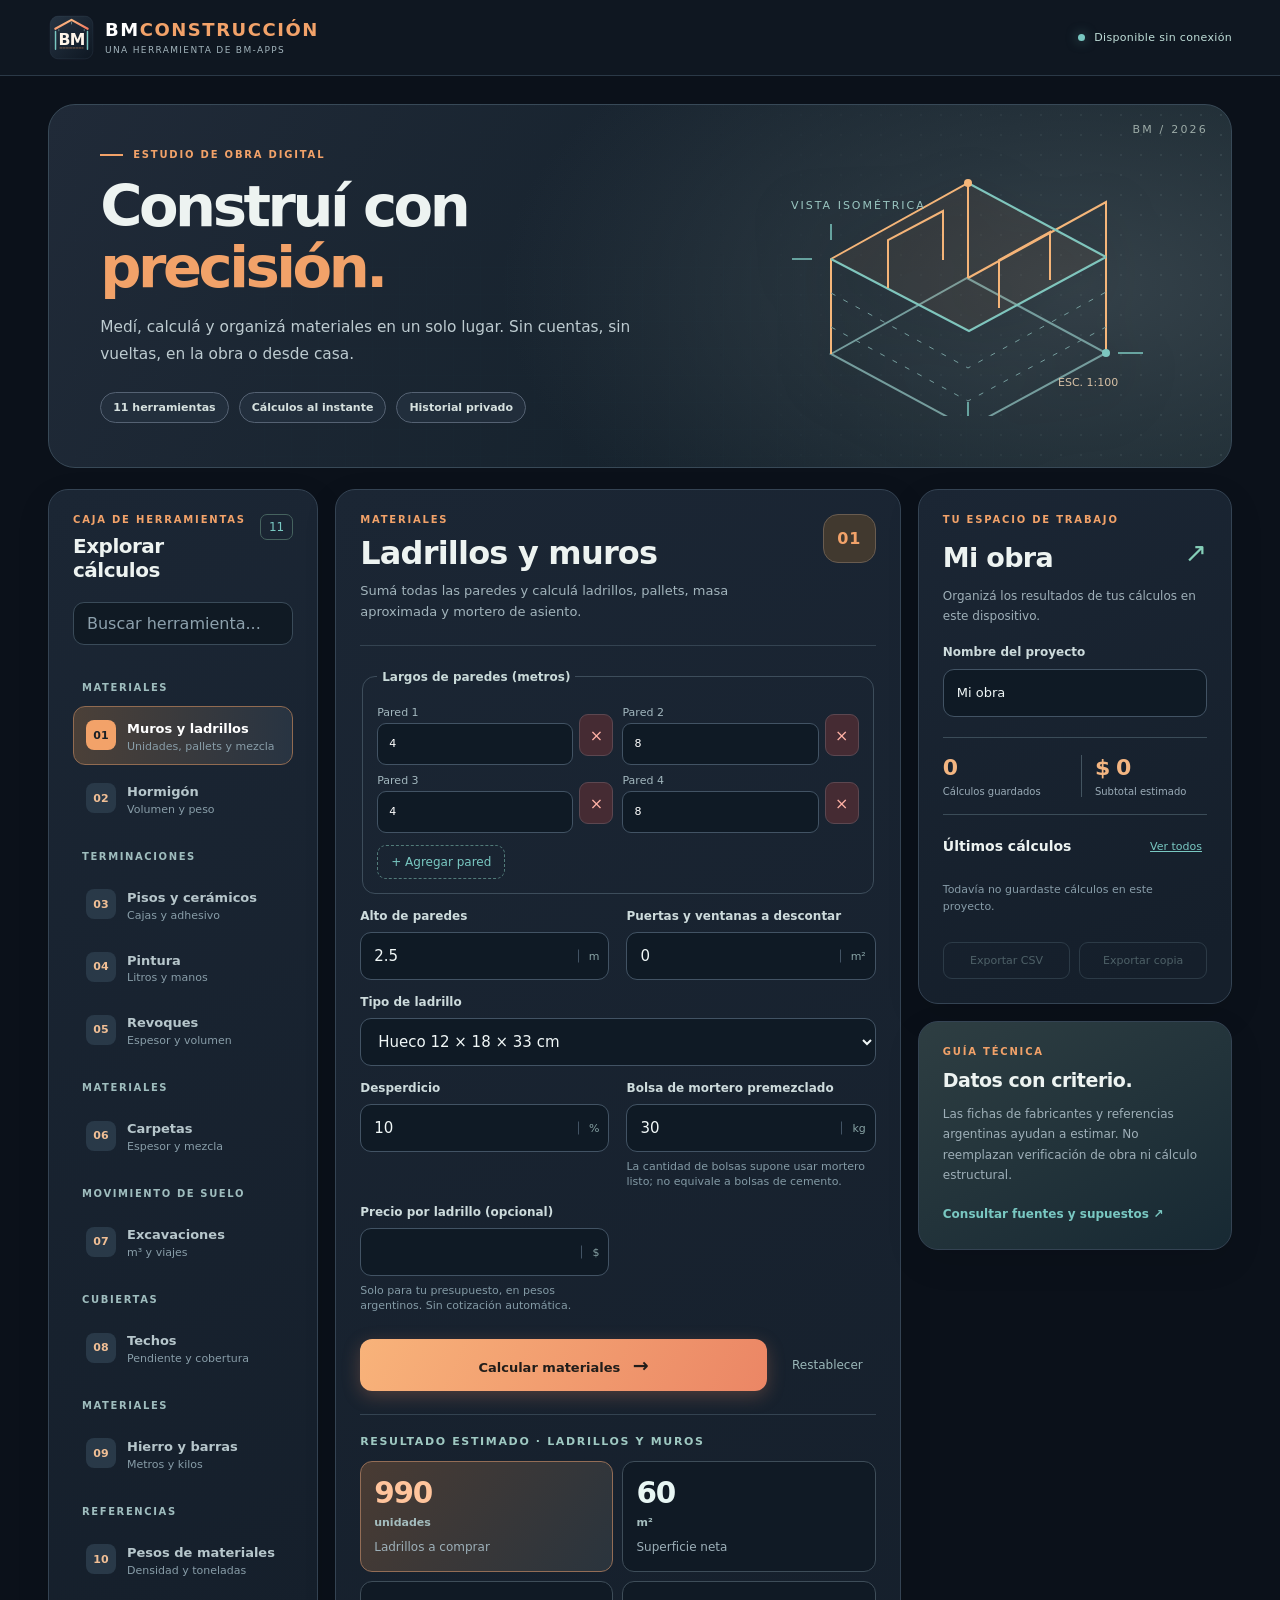
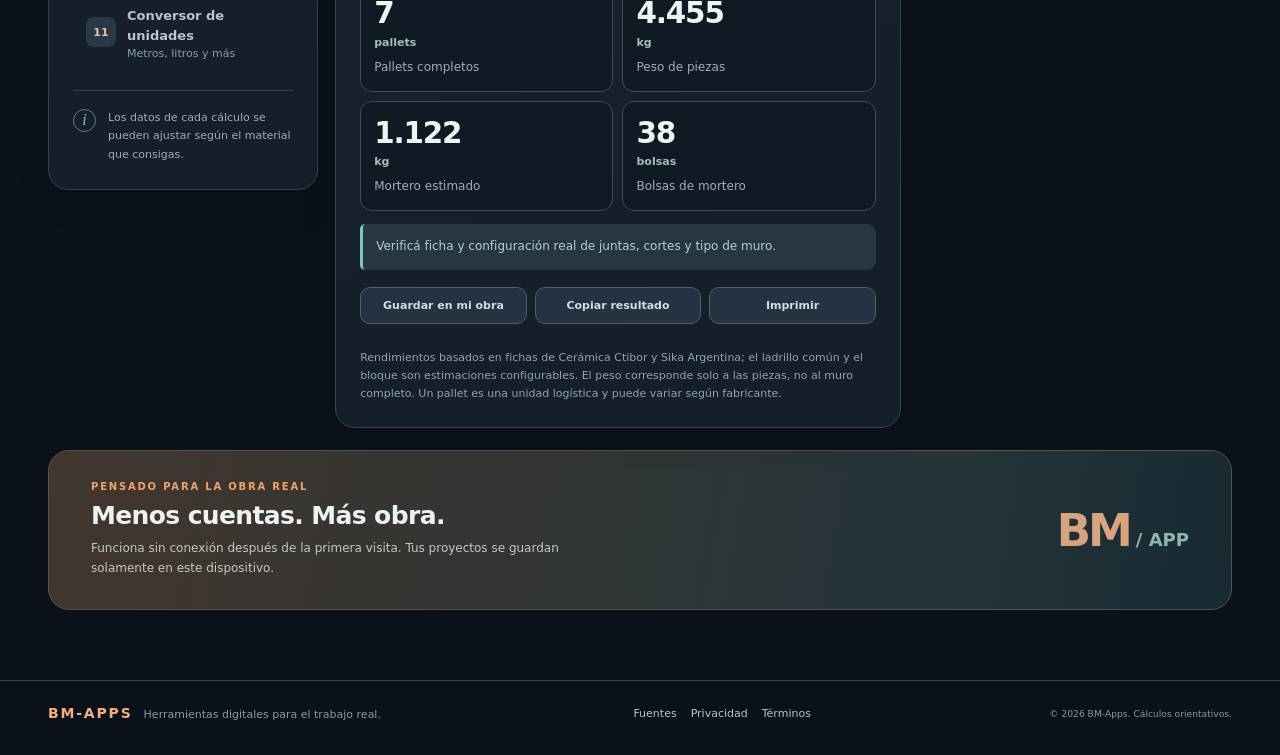
<file: index.html>
<!doctype html>
<html lang="es-AR">
<head>
  <meta charset="utf-8">
  <meta name="viewport" content="width=device-width, initial-scale=1, viewport-fit=cover">
  <meta name="theme-color" content="#101722">
  <meta name="description" content="Calculadoras de obra: ladrillos, hormigón, pisos, pintura, revoques, carpetas, excavaciones, techos, hierro y pesos. Presupuestos y registro local sin conexión.">
  <meta name="color-scheme" content="dark">
  <meta property="og:title" content="BM Construcción · Tu obra en números">
  <meta property="og:description" content="Planificá materiales, pesos, superficies y cantidades. Herramientas de obra en el bolsillo.">
  <link rel="manifest" href="./manifest.json">
  <link rel="icon" href="./icon.svg" type="image/svg+xml">
  <link rel="apple-touch-icon" href="./icon-192.png">
  <link rel="stylesheet" href="./styles.css">
  <title>BM Construcción · Tu obra en números</title>
  <script src="./calculations.js" defer></script>
  <script src="./app.js" defer></script>
</head>
<body>
  <a class="skip-link" href="#workspace">Ir a la calculadora</a>
  <header class="masthead">
    <div class="top-inner">
      <a class="identity" href="./" aria-label="BM Construcción, inicio">
        <img src="./icon.svg" width="46" height="46" alt="">
        <span class="identity-text"><strong>BM<span>CONSTRUCCIÓN</span></strong><small>UNA HERRAMIENTA DE BM-APPS</small></span>
      </a>
      <div class="mast-actions">
        <span class="status-dot" id="network-status" aria-live="polite">Disponible sin conexión</span>
        <button class="install-btn" id="install-app" type="button" hidden>Instalar app</button>
      </div>
    </div>
  </header>
  <main class="page">
    <section class="hero" aria-label="Presentación">
      <div class="hero-copy">
        <div class="eyebrow"><span class="tiny-line"></span> ESTUDIO DE OBRA DIGITAL</div>
        <h1>Construí con <em>precisión.</em></h1>
        <p>Medí, calculá y organizá materiales en un solo lugar. Sin cuentas, sin vueltas, en la obra o desde casa.</p>
        <div class="hero-highlights">
          <span>11 herramientas</span><span>Cálculos al instante</span><span>Historial privado</span>
        </div>
      </div>
      <div class="hero-art" aria-hidden="true">
        <div class="blueprint-grid"></div>
        <div class="blueprint-label">BM / 2026</div>
        <svg viewBox="0 0 390 260" role="presentation" fill="none">
          <path d="M55 198 191 122l139 75-138 75z" stroke="#759d9d" stroke-width="2"/>
          <path d="M55 198V103l137-76v95M192 122l138-76v151" stroke="#f5b67a" stroke-width="2"/>
          <path d="M192 27 330 101M55 103l138 72 137-74" stroke="#7cc7c0" stroke-width="2"/>
          <path d="M55 137l137 75 138-76M55 171l137 74 138-74" stroke="#759d9d" stroke-dasharray="5 9"/>
          <path d="M112 132v-48l55-29v49M223 152v-48l51-28v48" stroke="#f5b67a" stroke-width="2"/>
          <path d="M55 103 192 27 330 101 193 175z" fill="#ec9256" fill-opacity=".065"/>
          <circle cx="192" cy="27" r="4" fill="#f5b67a"/><circle cx="330" cy="197" r="4" fill="#7cc7c0"/>
          <path d="M36 103h-20M55 84V68M342 197h25M192 260v-14" stroke="#7cc7c0" stroke-width="1.5"/>
          <text x="15" y="53" fill="#9ac6c1" font-size="11" letter-spacing="2">VISTA ISOMÉTRICA</text>
          <text x="282" y="230" fill="#d6c0a5" font-size="11">ESC. 1:100</text>
        </svg>
      </div>
    </section>
    <div class="app-layout">
      <aside class="tool-panel panel" aria-label="Seleccionar herramientas">
        <div class="panel-heading">
          <div><div class="overline">CAJA DE HERRAMIENTAS</div><h2>Explorar cálculos</h2></div>
          <span class="count-chip">11</span>
        </div>
        <label class="sr-only" for="search-tools">Buscar calculadora</label>
        <input class="tool-search" id="search-tools" type="search" placeholder="Buscar herramienta..." autocomplete="off">
        <div id="tool-list" class="tool-list" role="navigation" aria-label="Calculadoras disponibles"></div>
        <div class="sidebar-tip"><span class="tip-mark">i</span><p>Los datos de cada cálculo se pueden ajustar según el material que consigas.</p></div>
      </aside>
      <section class="work-panel panel" id="workspace" aria-label="Calculadora activa">
        <div class="work-header">
          <div><div class="overline" id="tool-category">CÁLCULO DE MATERIALES</div><h2 id="tool-title">Ladrillos y muros</h2><p id="tool-description">Estimá materiales para tus paredes.</p></div>
          <span class="work-symbol" id="tool-symbol" aria-hidden="true">01</span>
        </div>
        <form id="calc-form" novalidate>
          <div id="tool-fields" class="form-fields"></div>
          <div class="form-footer">
            <button class="button-main" type="submit">Calcular materiales <span aria-hidden="true">→</span></button>
            <button class="button-quiet" id="reset-tool" type="button">Restablecer</button>
          </div>
        </form>
        <div id="calc-error" class="form-error" role="alert" hidden></div>
        <section class="results" id="results" aria-live="polite" aria-label="Resultados">
          <div class="empty-result"><div class="empty-figure">01 / BM</div><h3>Listo para calcular</h3><p>Modificá las medidas y tocá «Calcular materiales».</p></div>
        </section>
        <div class="result-tools">
          <button id="save-result" class="button-outline" type="button" disabled>Guardar en mi obra</button>
          <button id="copy-result" class="button-outline" type="button" disabled>Copiar resultado</button>
          <button id="print-result" class="button-outline" type="button" disabled>Imprimir</button>
        </div>
        <p id="tool-note" class="technical-note"></p>
      </section>
      <aside class="project-panel" aria-label="Resumen de mi obra">
        <section class="panel project-card">
          <div class="overline">TU ESPACIO DE TRABAJO</div>
          <div class="project-heading"><h2>Mi obra</h2><span class="project-graphic" aria-hidden="true">↗</span></div>
          <p>Organizá los resultados de tus cálculos en este dispositivo.</p>
          <label for="project-name" class="field-label">Nombre del proyecto</label>
          <input id="project-name" maxlength="70" placeholder="Ej.: Mi casa" value="Mi obra">
          <div class="project-stats">
            <div><strong id="saved-count">0</strong><span>Cálculos guardados</span></div>
            <div><strong id="project-total">$ 0</strong><span>Subtotal estimado</span></div>
          </div>
          <div class="records-heading"><h3>Últimos cálculos</h3><button id="view-history" type="button">Ver todos</button></div>
          <div id="saved-list" class="saved-list"><p class="muted-small">Tus cálculos aparecerán aquí.</p></div>
          <div class="export-actions"><button type="button" id="export-csv" disabled>Exportar CSV</button><button type="button" id="export-json" disabled>Exportar copia</button></div>
        </section>
        <section class="panel field-guide">
          <div class="overline">GUÍA TÉCNICA</div>
          <h2>Datos con criterio.</h2>
          <p>Las fichas de fabricantes y referencias argentinas ayudan a estimar. No reemplazan verificación de obra ni cálculo estructural.</p>
          <a href="./fuentes.html">Consultar fuentes y supuestos <span aria-hidden="true">↗</span></a>
        </section>
      </aside>
    </div>
    <section class="bottom-banner">
      <div><div class="overline">PENSADO PARA LA OBRA REAL</div><h2>Menos cuentas. Más obra.</h2><p>Funciona sin conexión después de la primera visita. Tus proyectos se guardan solamente en este dispositivo.</p></div>
      <span class="banner-ornament" aria-hidden="true">BM<span> / APP</span></span>
    </section>
  </main>
  <footer class="footer"><div><strong>BM-APPS</strong><span>Herramientas digitales para el trabajo real.</span></div><nav aria-label="Información legal"><a href="./fuentes.html">Fuentes</a><a href="./privacidad.html">Privacidad</a><a href="./terminos.html">Términos</a></nav><small>© 2026 BM-Apps. Cálculos orientativos.</small></footer>
  <dialog id="history-dialog" aria-labelledby="history-title"><div class="dialog-head"><h2 id="history-title">Historial de mi obra</h2><button type="button" id="close-history" aria-label="Cerrar historial">Cerrar</button></div><div id="history-content"></div><div class="dialog-actions"><button type="button" id="delete-history">Borrar los cálculos de este proyecto</button></div></dialog>
  <div class="toast" id="toast" role="status" aria-live="polite"></div>
</body>
</html>
</file>
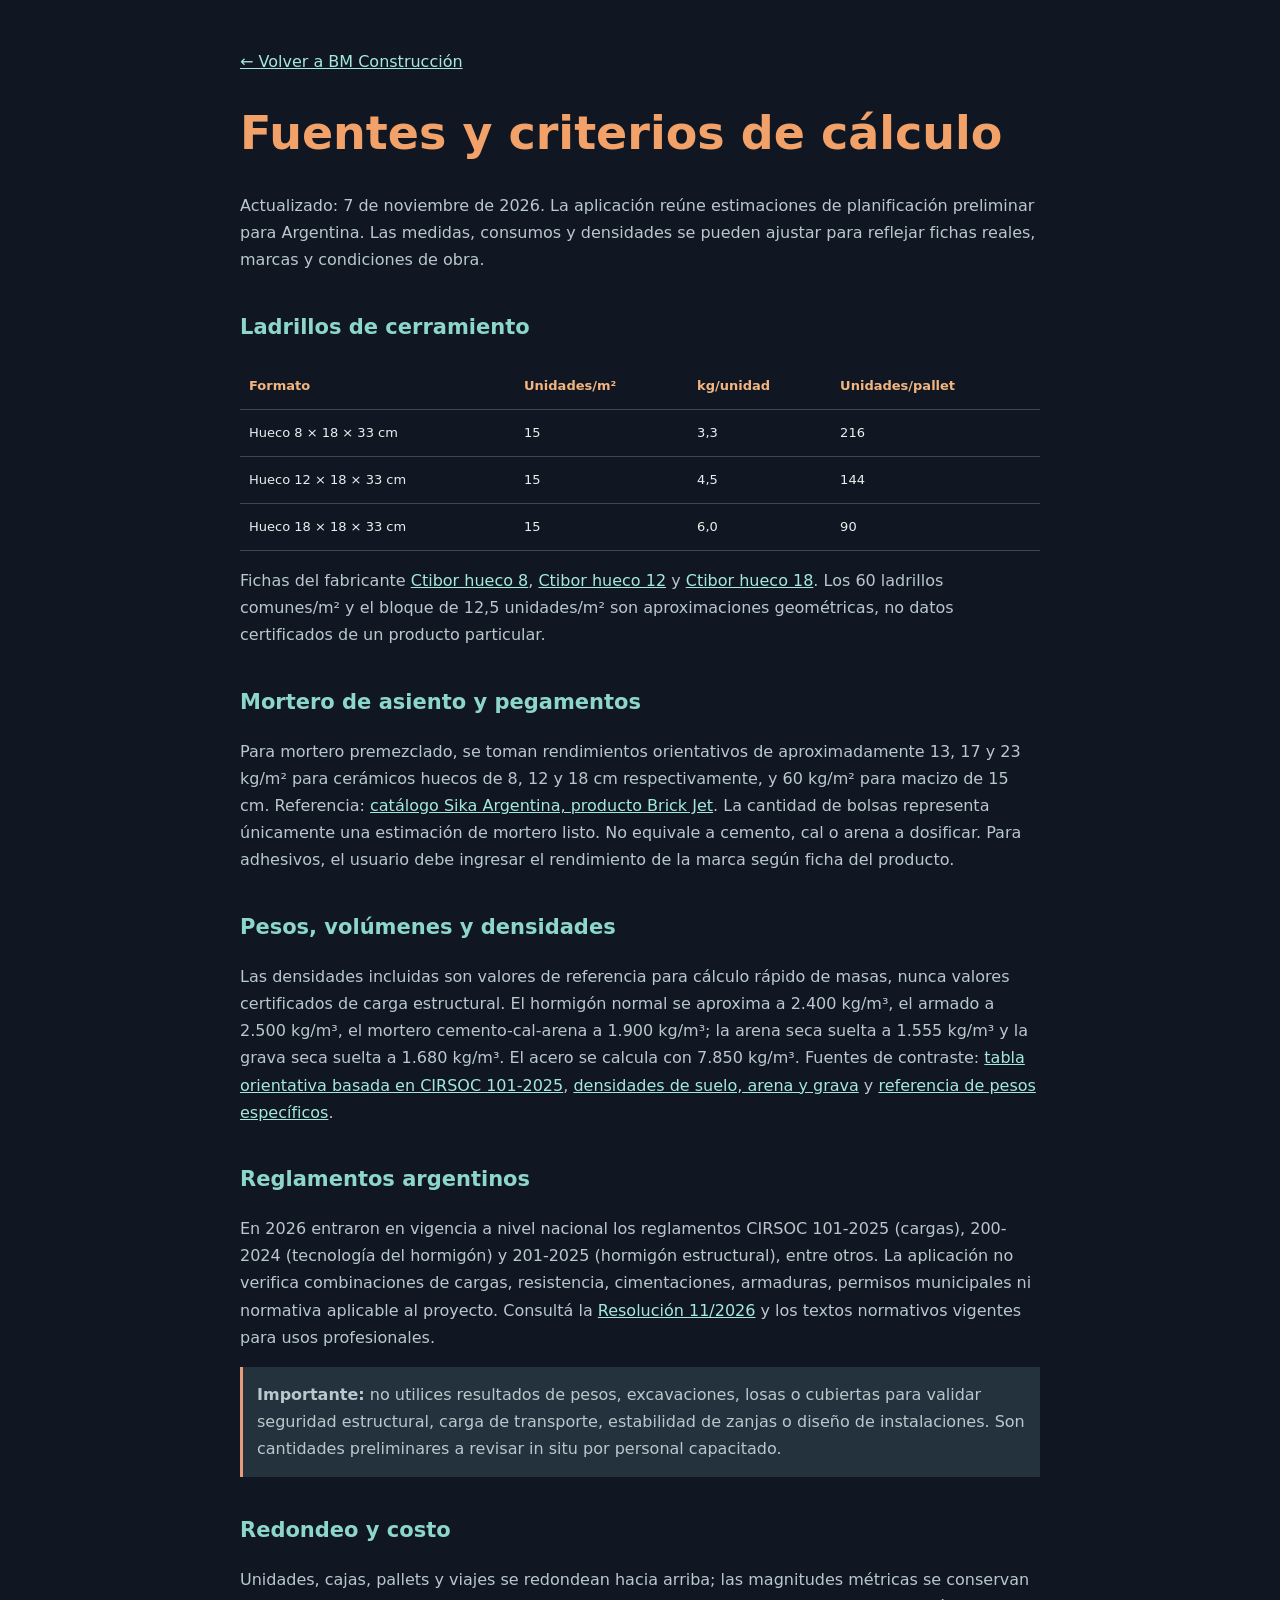
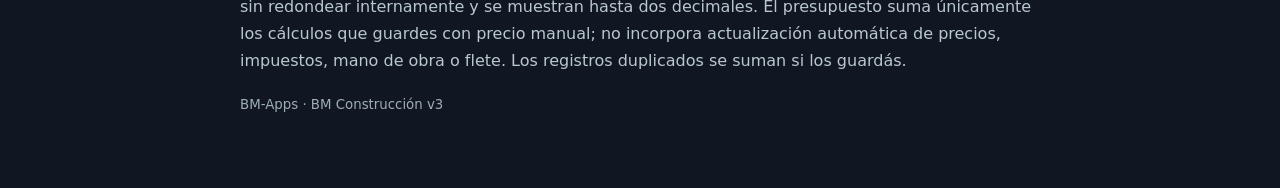
<file: fuentes.html>
<!doctype html><html lang="es-AR"><head><meta charset="utf-8"><meta name="viewport" content="width=device-width,initial-scale=1"><meta name="theme-color" content="#101722"><title>Fuentes y criterios · BM Construcción</title><link rel="icon" href="./icon.svg"><style>body{background:#101722;color:#e7f0ee;margin:0;font:16px/1.7 system-ui,sans-serif}.reading{max-width:800px;margin:auto;padding:32px 22px 70px}h1{font-size:clamp(28px,5vw,46px);color:#f2a269;line-height:1.2}h2{font-size:21px;margin-top:36px;color:#8dd6cb}p,li{color:#b9c8cc}a{color:#a4e9dc}table{border-collapse:collapse;width:100%;font-size:13px}th,td{padding:12px 9px;border-bottom:1px solid #394959;text-align:left}th{color:#f2b580}.warning{border-left:3px solid #e69b7b;background:#24323d;padding:14px}small{color:#9eafb3}</style></head><body><main class="reading"><p><a href="./">← Volver a BM Construcción</a></p><h1>Fuentes y criterios de cálculo</h1><p>Actualizado: 7 de noviembre de 2026. La aplicación reúne estimaciones de planificación preliminar para Argentina. Las medidas, consumos y densidades se pueden ajustar para reflejar fichas reales, marcas y condiciones de obra.</p><h2>Ladrillos de cerramiento</h2><table><thead><tr><th>Formato</th><th>Unidades/m²</th><th>kg/unidad</th><th>Unidades/pallet</th></tr></thead><tbody><tr><td>Hueco 8 × 18 × 33 cm</td><td>15</td><td>3,3</td><td>216</td></tr><tr><td>Hueco 12 × 18 × 33 cm</td><td>15</td><td>4,5</td><td>144</td></tr><tr><td>Hueco 18 × 18 × 33 cm</td><td>15</td><td>6,0</td><td>90</td></tr></tbody></table><p>Fichas del fabricante <a href="https://www.ceramicactibor.com.ar/8x18x33.php" target="_blank" rel="noopener noreferrer">Ctibor hueco 8</a>, <a href="https://www.ceramicactibor.com.ar/12x18x33.php" target="_blank" rel="noopener noreferrer">Ctibor hueco 12</a> y <a href="https://www.ceramicactibor.com.ar/18x18x33.php" target="_blank" rel="noopener noreferrer">Ctibor hueco 18</a>. Los 60 ladrillos comunes/m² y el bloque de 12,5 unidades/m² son aproximaciones geométricas, no datos certificados de un producto particular.</p><h2>Mortero de asiento y pegamentos</h2><p>Para mortero premezclado, se toman rendimientos orientativos de aproximadamente 13, 17 y 23 kg/m² para cerámicos huecos de 8, 12 y 18 cm respectivamente, y 60 kg/m² para macizo de 15 cm. Referencia: <a href="https://arg.sika.com/content/dam/media/ar/argentina/ar-catalogo-corregido-baja-1.pdf" target="_blank" rel="noopener noreferrer">catálogo Sika Argentina, producto Brick Jet</a>. La cantidad de bolsas representa únicamente una estimación de mortero listo. No equivale a cemento, cal o arena a dosificar. Para adhesivos, el usuario debe ingresar el rendimiento de la marca según ficha del producto.</p><h2>Pesos, volúmenes y densidades</h2><p>Las densidades incluidas son valores de referencia para cálculo rápido de masas, nunca valores certificados de carga estructural. El hormigón normal se aproxima a 2.400 kg/m³, el armado a 2.500 kg/m³, el mortero cemento-cal-arena a 1.900 kg/m³; la arena seca suelta a 1.555 kg/m³ y la grava seca suelta a 1.680 kg/m³. El acero se calcula con 7.850 kg/m³. Fuentes de contraste: <a href="https://carq.com.ar/herramientas/biblioteca/cirsoc" target="_blank" rel="noopener noreferrer">tabla orientativa basada en CIRSOC 101-2025</a>, <a href="https://www.engineeringtoolbox.com/dirt-mud-densities-d_1727.html" target="_blank" rel="noopener noreferrer">densidades de suelo, arena y grava</a> y <a href="https://www.ingemecanica.com/utilidades/pesos-y-densidades-de-los-materiales.html" target="_blank" rel="noopener noreferrer">referencia de pesos específicos</a>.</p><h2>Reglamentos argentinos</h2><p>En 2026 entraron en vigencia a nivel nacional los reglamentos CIRSOC 101-2025 (cargas), 200-2024 (tecnología del hormigón) y 201-2025 (hormigón estructural), entre otros. La aplicación no verifica combinaciones de cargas, resistencia, cimentaciones, armaduras, permisos municipales ni normativa aplicable al proyecto. Consultá la <a href="https://www.argentina.gob.ar/normativa/nacional/resoluci%C3%B3n-11-2026-422490/texto" target="_blank" rel="noopener noreferrer">Resolución 11/2026</a> y los textos normativos vigentes para usos profesionales.</p><p class="warning"><strong>Importante:</strong> no utilices resultados de pesos, excavaciones, losas o cubiertas para validar seguridad estructural, carga de transporte, estabilidad de zanjas o diseño de instalaciones. Son cantidades preliminares a revisar in situ por personal capacitado.</p><h2>Redondeo y costo</h2><p>Unidades, cajas, pallets y viajes se redondean hacia arriba; las magnitudes métricas se conservan sin redondear internamente y se muestran hasta dos decimales. El presupuesto suma únicamente los cálculos que guardes con precio manual; no incorpora actualización automática de precios, impuestos, mano de obra o flete. Los registros duplicados se suman si los guardás.</p><small>BM-Apps · BM Construcción v3</small></main></body></html>
</file>
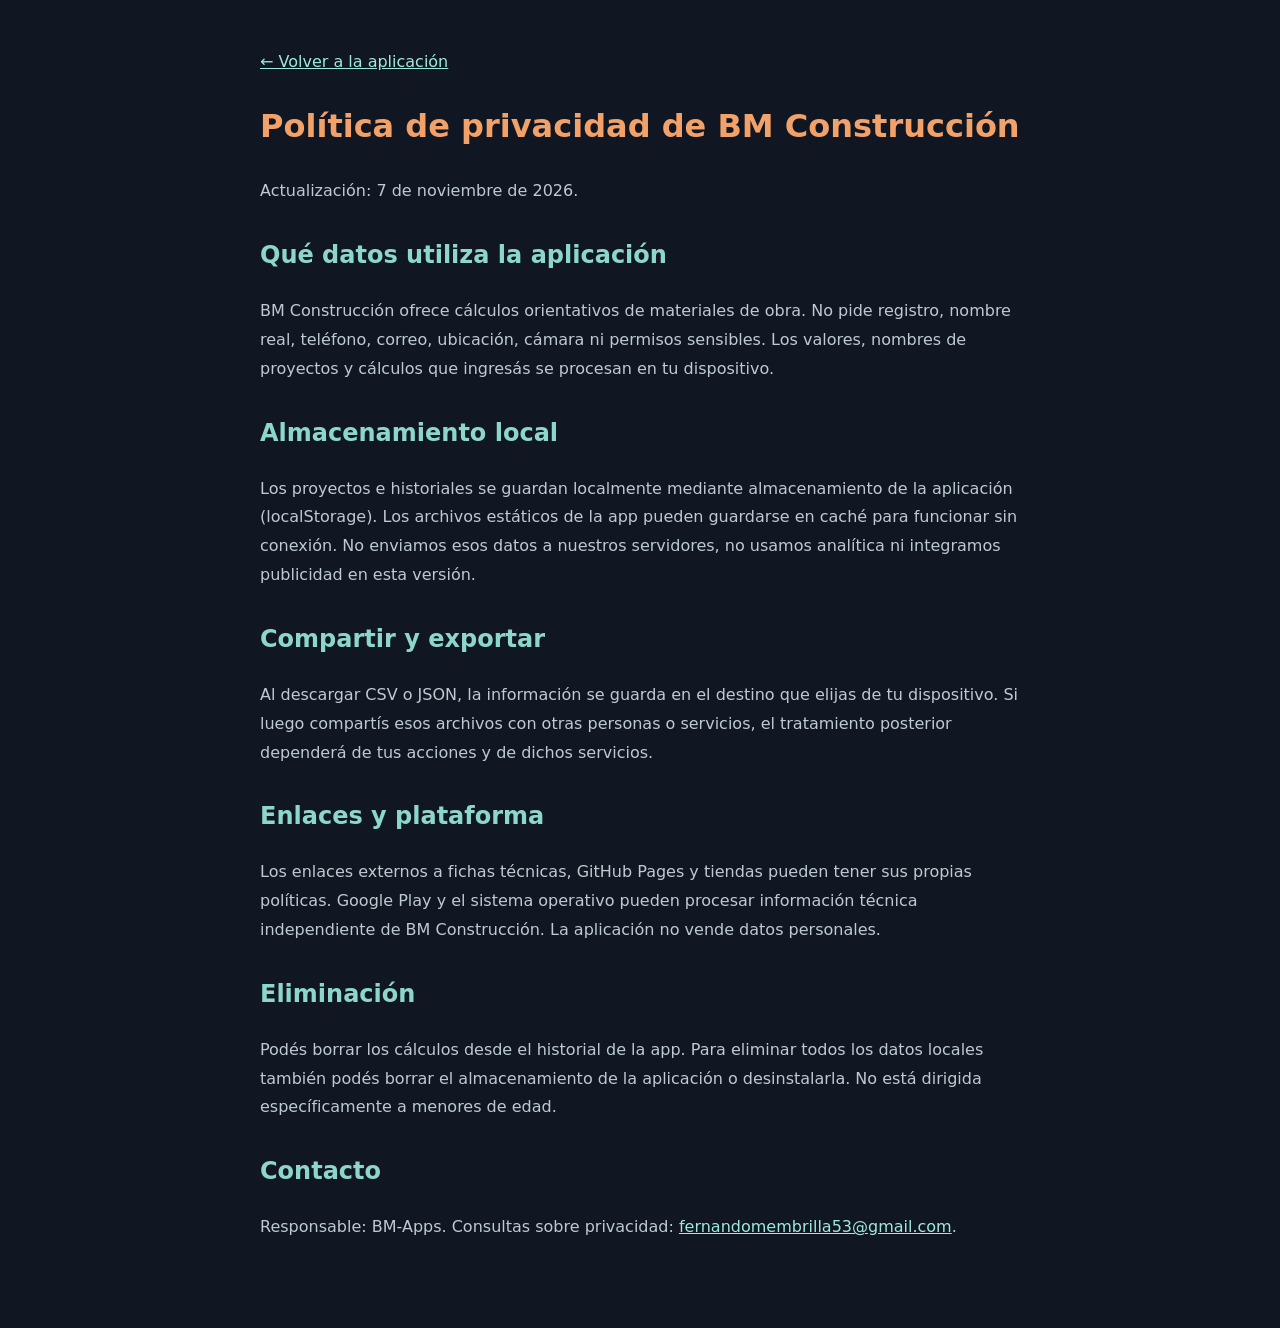
<file: privacidad.html>
<!doctype html><html lang="es-AR"><head><meta charset="utf-8"><meta name="viewport" content="width=device-width,initial-scale=1"><meta name="theme-color" content="#101722"><title>Privacidad · BM Construcción</title><style>body{font:16px/1.8 system-ui;background:#101722;color:#e6f0ee;margin:0}.wrap{max-width:760px;margin:auto;padding:32px 22px 70px}h1{color:#f2a269}h2{color:#8dd6cb;margin-top:28px}a{color:#9ee9df}p,li{color:#bdcbd0}</style></head><body><main class="wrap"><p><a href="./">← Volver a la aplicación</a></p><h1>Política de privacidad de BM Construcción</h1><p>Actualización: 7 de noviembre de 2026.</p><h2>Qué datos utiliza la aplicación</h2><p>BM Construcción ofrece cálculos orientativos de materiales de obra. No pide registro, nombre real, teléfono, correo, ubicación, cámara ni permisos sensibles. Los valores, nombres de proyectos y cálculos que ingresás se procesan en tu dispositivo.</p><h2>Almacenamiento local</h2><p>Los proyectos e historiales se guardan localmente mediante almacenamiento de la aplicación (localStorage). Los archivos estáticos de la app pueden guardarse en caché para funcionar sin conexión. No enviamos esos datos a nuestros servidores, no usamos analítica ni integramos publicidad en esta versión.</p><h2>Compartir y exportar</h2><p>Al descargar CSV o JSON, la información se guarda en el destino que elijas de tu dispositivo. Si luego compartís esos archivos con otras personas o servicios, el tratamiento posterior dependerá de tus acciones y de dichos servicios.</p><h2>Enlaces y plataforma</h2><p>Los enlaces externos a fichas técnicas, GitHub Pages y tiendas pueden tener sus propias políticas. Google Play y el sistema operativo pueden procesar información técnica independiente de BM Construcción. La aplicación no vende datos personales.</p><h2>Eliminación</h2><p>Podés borrar los cálculos desde el historial de la app. Para eliminar todos los datos locales también podés borrar el almacenamiento de la aplicación o desinstalarla. No está dirigida específicamente a menores de edad.</p><h2>Contacto</h2><p>Responsable: BM-Apps. Consultas sobre privacidad: <a href="mailto:fernandomembrilla53@gmail.com">fernandomembrilla53@gmail.com</a>.</p></main></body></html>
</file>
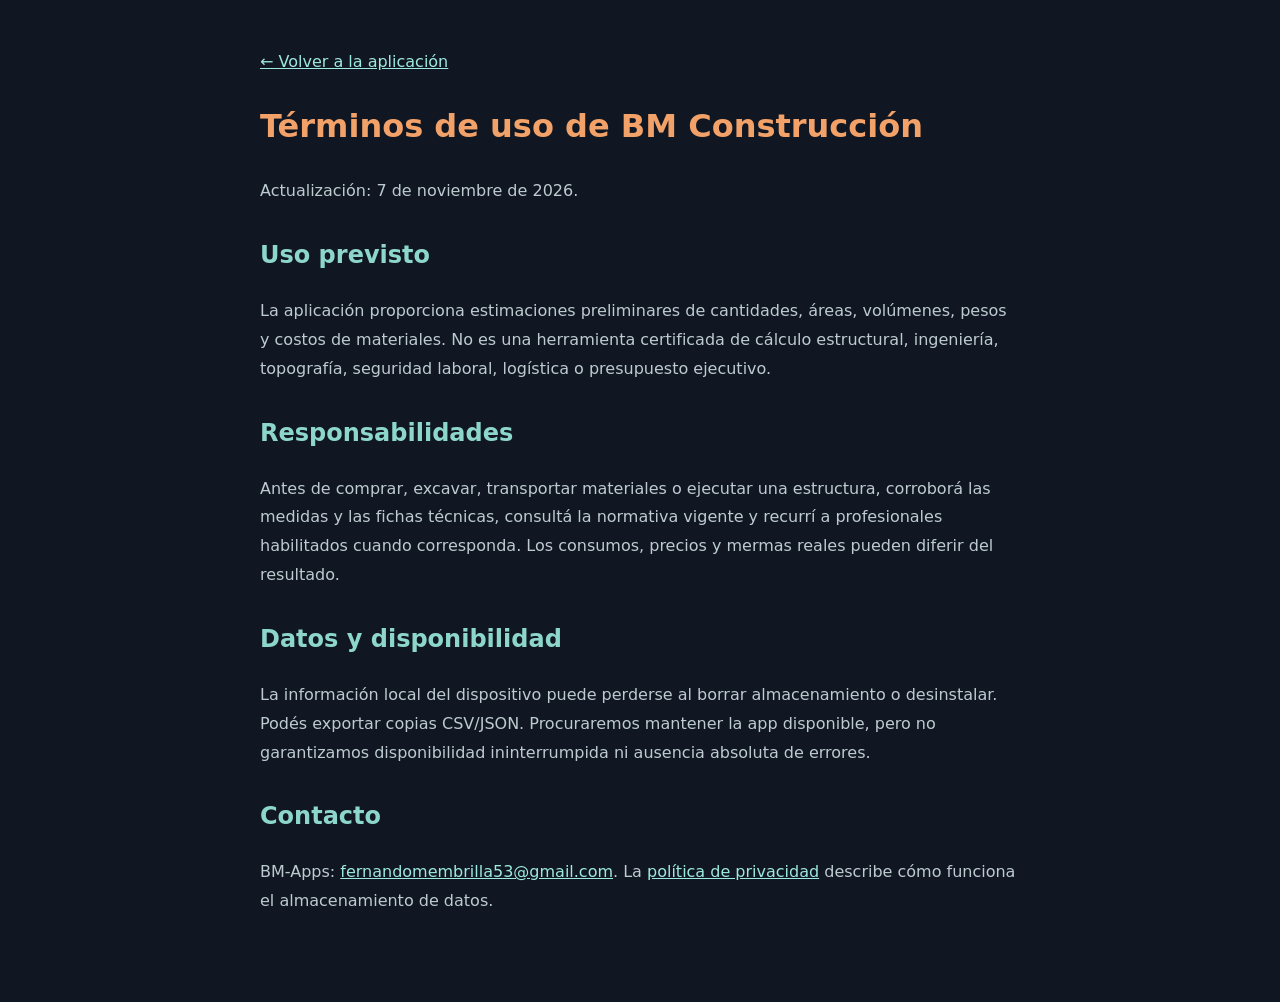
<file: terminos.html>
<!doctype html><html lang="es-AR"><head><meta charset="utf-8"><meta name="viewport" content="width=device-width,initial-scale=1"><meta name="theme-color" content="#101722"><title>Términos · BM Construcción</title><style>body{font:16px/1.8 system-ui;background:#101722;color:#e6f0ee;margin:0}.wrap{max-width:760px;margin:auto;padding:32px 22px 70px}h1{color:#f2a269}h2{color:#8dd6cb;margin-top:28px}a{color:#9ee9df}p,li{color:#bdcbd0}</style></head><body><main class="wrap"><p><a href="./">← Volver a la aplicación</a></p><h1>Términos de uso de BM Construcción</h1><p>Actualización: 7 de noviembre de 2026.</p><h2>Uso previsto</h2><p>La aplicación proporciona estimaciones preliminares de cantidades, áreas, volúmenes, pesos y costos de materiales. No es una herramienta certificada de cálculo estructural, ingeniería, topografía, seguridad laboral, logística o presupuesto ejecutivo.</p><h2>Responsabilidades</h2><p>Antes de comprar, excavar, transportar materiales o ejecutar una estructura, corroborá las medidas y las fichas técnicas, consultá la normativa vigente y recurrí a profesionales habilitados cuando corresponda. Los consumos, precios y mermas reales pueden diferir del resultado.</p><h2>Datos y disponibilidad</h2><p>La información local del dispositivo puede perderse al borrar almacenamiento o desinstalar. Podés exportar copias CSV/JSON. Procuraremos mantener la app disponible, pero no garantizamos disponibilidad ininterrumpida ni ausencia absoluta de errores.</p><h2>Contacto</h2><p>BM-Apps: <a href="mailto:fernandomembrilla53@gmail.com">fernandomembrilla53@gmail.com</a>. La <a href="./privacidad.html">política de privacidad</a> describe cómo funciona el almacenamiento de datos.</p></main></body></html>
</file>
<file: styles.css>
/* BM Construcción · diseño premium responsive */
:root {
  color-scheme:dark;
  --ink:#101722;--night:#0b111a;--panel:#17202d;--panel2:#1d2937;--line:#354454;
  --text:#edf3f1;--muted:#a2b4bc;--orange:#f2a269;--red:#f07661;--mint:#79c8c2;
  --gold:#e6c58c;--radius:20px;
  font-family:Inter,ui-sans-serif,system-ui,-apple-system,"Segoe UI",Roboto,Arial,sans-serif;
  font-synthesis:none;-webkit-font-smoothing:antialiased;
}
*{box-sizing:border-box}html{scroll-behavior:smooth}body{margin:0;background:var(--night);color:var(--text);min-width:300px}
button,input,select{font:inherit}button{cursor:pointer}button:disabled{opacity:.38;cursor:not-allowed}
a{color:var(--mint)}a:hover{color:#b7f7ed}button:focus-visible,input:focus-visible,select:focus-visible,a:focus-visible{outline:3px solid var(--orange);outline-offset:3px}
::selection{background:#df945a;color:#0e121b}
.sr-only{position:absolute;width:1px;height:1px;overflow:hidden;clip:rect(0,0,0,0);white-space:nowrap}
.skip-link{position:absolute;left:12px;top:-100px;z-index:100;background:var(--orange);color:var(--night);padding:10px;border-radius:9px}
.skip-link:focus{top:12px}
.masthead{border-bottom:1px solid #2b3947;background:rgba(16,23,34,.97)}
.top-inner{max-width:1530px;margin:0 auto;padding:14px clamp(18px,4vw,48px);display:flex;justify-content:space-between;align-items:center;gap:16px}
.identity{display:flex;align-items:center;gap:10px;text-decoration:none;color:#fff}
.identity img{width:47px;height:47px;border-radius:13px}
.identity-text strong{display:block;letter-spacing:.085em;line-height:1.1;font-size:18px}
.identity-text strong span{color:var(--orange);font-weight:800}
.identity-text small{display:block;font-size:9px;letter-spacing:.15em;color:var(--muted);margin-top:6px}
.mast-actions{display:flex;align-items:center;gap:18px}
.status-dot{font-size:11px;letter-spacing:.03em;color:#bfded8;white-space:nowrap}
.status-dot:before{content:"";display:inline-block;width:7px;height:7px;background:var(--mint);border-radius:100%;margin-right:9px;box-shadow:0 0 12px #78c8c280}
.install-btn{padding:10px 15px;border:1px solid #68827a;color:#eaf3ef;border-radius:10px;background:#24332f}
.page{max-width:1530px;margin:auto;padding:28px clamp(16px,4vw,48px) 70px}
.hero{background:radial-gradient(ellipse 65% 120% at 87% 50%,#36434b 0,transparent 75%),linear-gradient(120deg,#202a38,#14212b 70%,#17262d);border:1px solid #384957;border-radius:27px;min-height:298px;display:grid;grid-template-columns:1.12fr .88fr;overflow:hidden;position:relative}
.hero:before{content:"";position:absolute;inset:0;pointer-events:none;background-image:linear-gradient(90deg,transparent 97%,#5b819610 98%),linear-gradient(0deg,transparent 97%,#5b819610 98%);background-size:27px 27px;opacity:.2}
.hero-copy{z-index:1;padding:44px clamp(26px,4vw,60px);align-self:center}
.eyebrow,.overline{color:var(--orange);font-size:10px;font-weight:800;letter-spacing:.18em}
.eyebrow{display:flex;align-items:center;gap:10px}.tiny-line{width:23px;height:2px;background:var(--orange)}
.hero h1{font-size:clamp(32px,4.5vw,61px);font-weight:760;letter-spacing:-.06em;line-height:1.06;margin:16px 0}
.hero h1 em{font-style:normal;color:var(--orange)}
.hero p{max-width:560px;font-size:clamp(13px,1.2vw,16px);line-height:1.75;color:#bdcbd0;margin:0 0 24px}
.hero-highlights{display:flex;gap:10px;flex-wrap:wrap}.hero-highlights span{border:1px solid #556273;border-radius:40px;padding:8px 12px;color:#d6e1df;font-size:11px;font-weight:650;background:#29374784}
.hero-art{position:relative;display:grid;place-items:center;min-height:260px}
.hero-art svg{width:min(95%,390px);height:auto;filter:drop-shadow(0 16px 24px #0008)}
.blueprint-grid{position:absolute;inset:0;background:radial-gradient(circle,#b8d7d51a 1.3px,transparent 1.5px);background-size:20px 20px;mask-image:linear-gradient(to left,black,transparent)}
.blueprint-label{position:absolute;right:23px;top:18px;font-size:11px;color:#9caba7;letter-spacing:.2em}
.app-layout{display:grid;grid-template-columns:minmax(205px,0.86fr) minmax(360px,1.8fr) minmax(250px,1fr);gap:17px;margin-top:21px;align-items:start}
.panel{border:1px solid #344353;background:linear-gradient(155deg,#1b2634,#151f2b 90%);border-radius:var(--radius);box-shadow:0 12px 35px #00000018}
.tool-panel,.work-panel,.project-card,.field-guide{padding:24px}
.panel-heading,.work-header{display:flex;justify-content:space-between;align-items:flex-start;gap:12px}
h1,h2,h3,p{overflow-wrap:break-word}
h2{font-size:20px;letter-spacing:-.025em;margin:9px 0 0}h3{font-size:14px;margin:0}
.count-chip{font-size:12px;padding:5px 8px;color:var(--mint);border:1px solid #46635f;border-radius:7px}
.tool-search{margin-top:20px;width:100%;height:43px;background:#101a24;border:1px solid #3a4b59;border-radius:11px;color:#eef4f1;padding:0 13px}
.tool-search::placeholder{color:#8da1ad}
.tool-list{display:grid;gap:4px;margin-top:18px}
.menu-title{font-size:10px;color:#9fbdbe;letter-spacing:.16em;margin:19px 9px 9px;font-weight:760}
.tool-link{display:flex;align-items:center;gap:11px;width:100%;border:1px solid transparent;background:transparent;color:#b6c6cb;text-align:left;padding:11px 12px;border-radius:12px;transition:background .18s,border .18s}
.tool-link:hover{background:#273545;color:white}
.tool-link[aria-current="page"]{background:linear-gradient(90deg,#4b4038,#283442);border-color:#916b51;color:#fff}
.tool-index{flex:0 0 30px;height:30px;display:grid;place-items:center;background:#293948;border-radius:8px;font-size:11px;color:#f1bf95;font-weight:750}
.tool-link[aria-current="page"] .tool-index{background:var(--orange);color:#192026}
.tool-label{font-size:13px;font-weight:650;line-height:1.3}.tool-sublabel{font-size:11px;color:#889da8;margin-top:2px}
.sidebar-tip{border-top:1px solid #33434f;display:flex;gap:12px;margin-top:18px;padding-top:18px}
.tip-mark{display:grid;place-items:center;border:1px solid #627d7b;border-radius:100%;height:23px;width:23px;flex-shrink:0;color:var(--mint);font-style:italic;font-family:Georgia,serif}
.sidebar-tip p{font-size:11px;line-height:1.7;color:#9fadb7;margin:0}
.work-header{padding-bottom:22px;border-bottom:1px solid #344351}.work-header h2{font-size:clamp(25px,2.5vw,35px);margin:9px 0 8px}.work-header p{color:var(--muted);font-size:13px;line-height:1.65;margin:0;max-width:440px}
.work-symbol{font-size:16px;color:var(--orange);border:1px solid #695c50;background:#41392f;padding:14px 13px;border-radius:15px;min-width:53px;text-align:center;font-weight:800;letter-spacing:.05em}
.form-fields{display:grid;grid-template-columns:repeat(2,minmax(0,1fr));column-gap:17px;row-gap:15px;margin-top:24px}
.field{min-width:0}.field.full{grid-column:1/-1}
.field-label{display:block;color:#cddbdc;font-size:12px;font-weight:660;margin-bottom:9px}
.field input,.field select,#project-name{background:#0f1a25;color:#f0f7f7;border:1px solid #425364;border-radius:11px;padding:12px 13px;width:100%;min-height:48px;font-size:15px;outline:0}
.field input:focus,.field select:focus,#project-name:focus{border-color:var(--orange);box-shadow:0 0 0 2px #f2a26930}
.field-help{display:block;color:#839aa5;font-size:11px;line-height:1.4;margin-top:7px}
.field select{appearance:auto}.field input::placeholder{color:#708692}
.field .input-wrap{position:relative}.field .input-wrap input{padding-right:57px}
.field .suffix{position:absolute;right:10px;top:50%;transform:translateY(-50%);color:#88a3a5;border-left:1px solid #425364;padding-left:10px;font-size:11px;pointer-events:none}
.wall-fieldset{border:1px solid #3d4d5b;border-radius:13px;padding:14px;grid-column:1/-1}
.wall-fieldset legend{font-size:12px;font-weight:750;padding:0 5px;color:#c9dad9}
.wall-list{display:grid;grid-template-columns:repeat(2,minmax(0,1fr));gap:9px;margin-top:8px}
.wall-row{display:flex;align-items:center;gap:6px}
.wall-row label{flex:1;font-size:11px;color:#a2b7be}
.wall-row input{margin-top:4px;width:100%;padding:9px 11px;background:#0f1a25;color:#fff;border:1px solid #425364;border-radius:9px;min-height:42px}
.wall-remove{border:1px solid #5c4750;background:#452b33;color:#ffb1a5;border-radius:9px;height:42px;width:34px;flex-shrink:0}
.add-wall{background:transparent;color:var(--mint);border:1px dashed #527c7a;padding:9px 13px;border-radius:9px;font-size:12px;margin-top:12px}
.form-footer{display:flex;gap:12px;align-items:center;margin-top:26px;flex-wrap:wrap}
.button-main{background:linear-gradient(115deg,#f8b37a,#eb8665);color:#211d1a;border:0;border-radius:12px;padding:15px 19px;font-size:13px;font-weight:850;min-height:48px;box-shadow:0 5px 18px #e98b6344;flex:1}
.button-main:hover{filter:brightness(1.08)}
.button-main span{font-size:19px;padding-left:8px}
.button-quiet{background:transparent;border:0;color:#9ab7b8;font-size:12px;padding:13px}
.form-error{margin-top:14px;color:#ffc7bb;border:1px solid #9b5e53;background:#4d2b2b;padding:12px;border-radius:10px;font-size:13px}
.results{margin-top:23px;border-top:1px solid #344351;padding-top:20px;min-height:154px}
.empty-result{text-align:center;padding:12px 20px 16px;color:#9aabb3}
.empty-figure{display:grid;place-items:center;width:70px;height:70px;border:1px dashed #46636a;margin:0 auto 12px;border-radius:16px;color:#79c8c2;font-size:13px;font-weight:800}
.empty-result h3{font-size:16px;color:#cfdddc}.empty-result p{font-size:12px}
.result-title{display:flex;align-items:center;justify-content:space-between;gap:8px;color:#9fc9c2;font-size:11px;font-weight:800;letter-spacing:.15em;margin:0 0 13px}
.result-grid{display:grid;grid-template-columns:repeat(2,minmax(0,1fr));gap:9px}
.result-metric{border:1px solid #3e4d59;background:#101a25;border-radius:12px;padding:15px 13px;min-width:0}
.result-metric.primary{border-color:#936d56;background:linear-gradient(125deg,#493b33,#2a343d)}
.result-value{font-size:clamp(21px,2.3vw,30px);font-weight:850;letter-spacing:-.04em;word-break:break-word;color:#e8f6f4;line-height:1.15;font-variant-numeric:tabular-nums}
.result-metric.primary .result-value{color:#ffc49c}
.result-unit{font-size:11px;font-weight:650;color:#a4bdbe;margin-top:5px}
.result-label{font-size:12px;color:#9db0b9;margin-top:10px;line-height:1.4}
.result-advice{margin-top:13px;padding:13px;background:#263642;border-left:3px solid var(--mint);border-radius:5px 9px 9px 5px;color:#b7d0d1;line-height:1.65;font-size:12px}
.result-tools{display:flex;gap:8px;flex-wrap:wrap;margin-top:17px}
.button-outline{background:#243241;border:1px solid #4b616c;color:#c9e2df;border-radius:10px;font-size:11px;font-weight:700;padding:11px 12px;flex:1;min-width:105px}
.button-outline:not(:disabled):hover{border-color:var(--mint)}
.technical-note{color:#8fa5af;font-size:11px;line-height:1.65;padding-top:14px;margin-bottom:0}
.project-panel{display:grid;gap:17px}
.project-card .project-heading{display:flex;align-items:center;justify-content:space-between;margin-top:8px}
.project-heading h2{font-size:27px}
.project-graphic{color:#85cfb8;font-size:27px}
.project-card>p,.field-guide p{font-size:12px;line-height:1.7;color:#9eafb8;margin:13px 0 18px}
#project-name{margin-top:1px;font-size:13px}
.project-stats{border-top:1px solid #3b4c58;border-bottom:1px solid #3b4c58;margin-top:20px;padding:17px 0;display:grid;grid-template-columns:1fr 1fr;gap:12px}
.project-stats div+div{border-left:1px solid #435460;padding-left:13px}
.project-stats strong{display:block;color:#f3b581;font-size:22px;letter-spacing:-.04em;overflow-wrap:anywhere}
.project-stats span{display:block;color:#9aabb7;font-size:10px;margin-top:6px}
.records-heading{display:flex;align-items:center;justify-content:space-between;margin:20px 0 12px;gap:7px}
.records-heading button{border:0;background:none;color:var(--mint);font-size:11px;text-decoration:underline;padding:5px}
.saved-list{display:grid;gap:8px}
.record{border:1px solid #40515d;background:#131e2a;padding:10px 12px;border-radius:10px;display:flex;justify-content:space-between;align-items:center;gap:10px}
.record strong{font-size:12px;display:block;max-width:160px;overflow:hidden;text-overflow:ellipsis;white-space:nowrap}
.record span{display:block;color:#829eab;font-size:10px;margin-top:4px}
.record b{color:#efbf97;font-size:12px}
.muted-small{font-size:11px;color:#879ca8;line-height:1.55}
.export-actions{display:grid;grid-template-columns:1fr 1fr;gap:9px;margin-top:16px}
.export-actions button{background:transparent;border:1px solid #526874;color:#a7c8c6;border-radius:9px;padding:11px 5px;font-size:11px}
.field-guide{position:relative;overflow:hidden;background:linear-gradient(150deg,#2e3e42,#172933)}
.field-guide h2{font-size:19px;margin-top:12px}
.field-guide a{font-size:12px;text-decoration:none;font-weight:750;line-height:1.65}
.bottom-banner{border:1px solid #5d5045;background:linear-gradient(100deg,#42362e,#233439 78%,#172932);border-radius:21px;padding:30px 42px;margin-top:22px;display:flex;justify-content:space-between;align-items:center;gap:16px;overflow:hidden}
.bottom-banner h2{font-size:25px;margin:9px 0}.bottom-banner p{font-size:12px;color:#c4c9c4;line-height:1.65;margin:0;max-width:520px}
.banner-ornament{font-size:45px;font-weight:900;white-space:nowrap;letter-spacing:-.07em;color:#edb087;opacity:.9}.banner-ornament span{font-size:18px;letter-spacing:0;color:#9bc5c2}
.footer{max-width:1530px;margin:auto;padding:24px clamp(16px,4vw,48px) 34px;border-top:1px solid #344351;display:flex;justify-content:space-between;gap:20px;align-items:center;flex-wrap:wrap;color:#859ca8;font-size:11px}
.footer strong{font-size:14px;letter-spacing:.13em;color:#f2b07d;margin-right:11px}.footer a{margin-left:14px;text-decoration:none;color:#b0c9c9}
dialog{position:fixed;max-width:min(96vw,620px);max-height:80vh;overflow:auto;background:#172331;border:1px solid #5c7180;border-radius:18px;color:var(--text);padding:24px;box-shadow:0 30px 80px #000a}
dialog::backdrop{background:#02070bba}
.dialog-head{display:flex;justify-content:space-between;gap:10px;align-items:center;border-bottom:1px solid #3a4c5c;padding-bottom:14px}
.dialog-head h2{margin:0}.dialog-head button,.dialog-actions button{border:1px solid #60747d;background:#263541;color:#d4e8e8;border-radius:8px;padding:10px;font-size:12px}
.dialog-actions{margin-top:20px}
.history-item{display:flex;justify-content:space-between;gap:12px;padding:14px 0;border-bottom:1px solid #344653}
.history-item strong{display:block;font-size:13px}.history-item small{font-size:11px;color:#9caeb5;display:block;margin-top:4px}.history-item button{background:#472b31;border:1px solid #82505b;border-radius:8px;color:#ffc1b6;padding:8px;height:34px}
.toast{position:fixed;bottom:22px;left:50%;transform:translate(-50%,20px);opacity:0;pointer-events:none;background:#324d48;border:1px solid #72aaa1;color:#effffb;padding:12px 18px;border-radius:12px;font-size:13px;box-shadow:0 15px 40px #0008;max-width:90vw;transition:.2s;z-index:50}
.toast.visible{opacity:1;transform:translate(-50%,0)}
@media(max-width:1190px){.app-layout{grid-template-columns:minmax(205px,.85fr) minmax(330px,1.7fr)}.project-panel{grid-column:1/-1;grid-template-columns:1.5fr 1fr}.project-card{grid-column:1}.field-guide{grid-column:2}.project-stats{max-width:550px}}
@media(max-width:780px){.page{padding-top:18px}.hero{grid-template-columns:1fr}.hero-copy{padding:31px 28px 10px}.hero h1{font-size:clamp(34px,8vw,50px)}.hero-art{min-height:145px;max-height:170px;overflow:hidden}.hero-art svg{width:290px;transform:translateY(-45px)}.app-layout{grid-template-columns:1fr}.tool-panel{padding:18px}.tool-list{display:grid;grid-template-columns:repeat(3,minmax(0,1fr));gap:6px}.menu-title{grid-column:1/-1;margin:11px 0 3px}.tool-link{display:block;text-align:center;padding:10px 3px;min-height:65px}.tool-index{margin:auto auto 5px}.tool-label{font-size:11px}.tool-sublabel{display:none}.sidebar-tip{display:none}.work-panel{padding:20px}.project-panel{grid-column:auto;grid-template-columns:1fr}.project-card,.field-guide{grid-column:auto}.bottom-banner{padding:25px}}
@media(max-width:480px){.top-inner{padding:12px 16px}.identity img{height:38px;width:38px}.identity-text strong{font-size:14px}.identity-text small{font-size:7px}.status-dot{font-size:0}.status-dot:before{width:8px;height:8px;margin-right:0}.install-btn{font-size:11px;padding:8px}.hero{border-radius:18px}.hero-copy{padding:27px 21px 8px}.hero p{font-size:13px}.hero-highlights span{font-size:10px;padding:7px 8px}.hero-art{max-height:112px;min-height:112px}.hero-art svg{width:240px;transform:translateY(-63px)}.tool-panel,.work-panel,.project-card,.field-guide{padding:18px;border-radius:16px}.form-fields{gap:12px;column-gap:10px}.field .input-wrap input{padding-right:46px}.field .suffix{font-size:10px}.work-header h2{font-size:24px}.work-symbol{font-size:13px;padding:10px;min-width:43px}.wall-list{grid-template-columns:1fr}.result-metric{padding:12px}.result-label{font-size:11px}.result-value{font-size:21px}.bottom-banner{padding:22px}.banner-ornament{display:none}.footer{display:block}.footer nav{margin:16px 0}.footer a{margin:0 13px 0 0}}
@media(prefers-reduced-motion:reduce){*,*:before,*:after{scroll-behavior:auto!important;transition:none!important;animation:none!important}}
@media print{body{background:#fff;color:#111}.masthead,.tool-panel,.project-panel,.hero,.footer,.form-footer,.result-tools,.bottom-banner,.sidebar-tip{display:none!important}.page{padding:0}.app-layout{display:block}.work-panel{box-shadow:none;background:white;border:0;color:#111}.work-header h2,.result-value{color:#111}.result-metric{background:white;border:1px solid #ccc}.result-label,.result-unit{color:#222}.technical-note{color:#333}.results{break-inside:avoid}}
</file>
